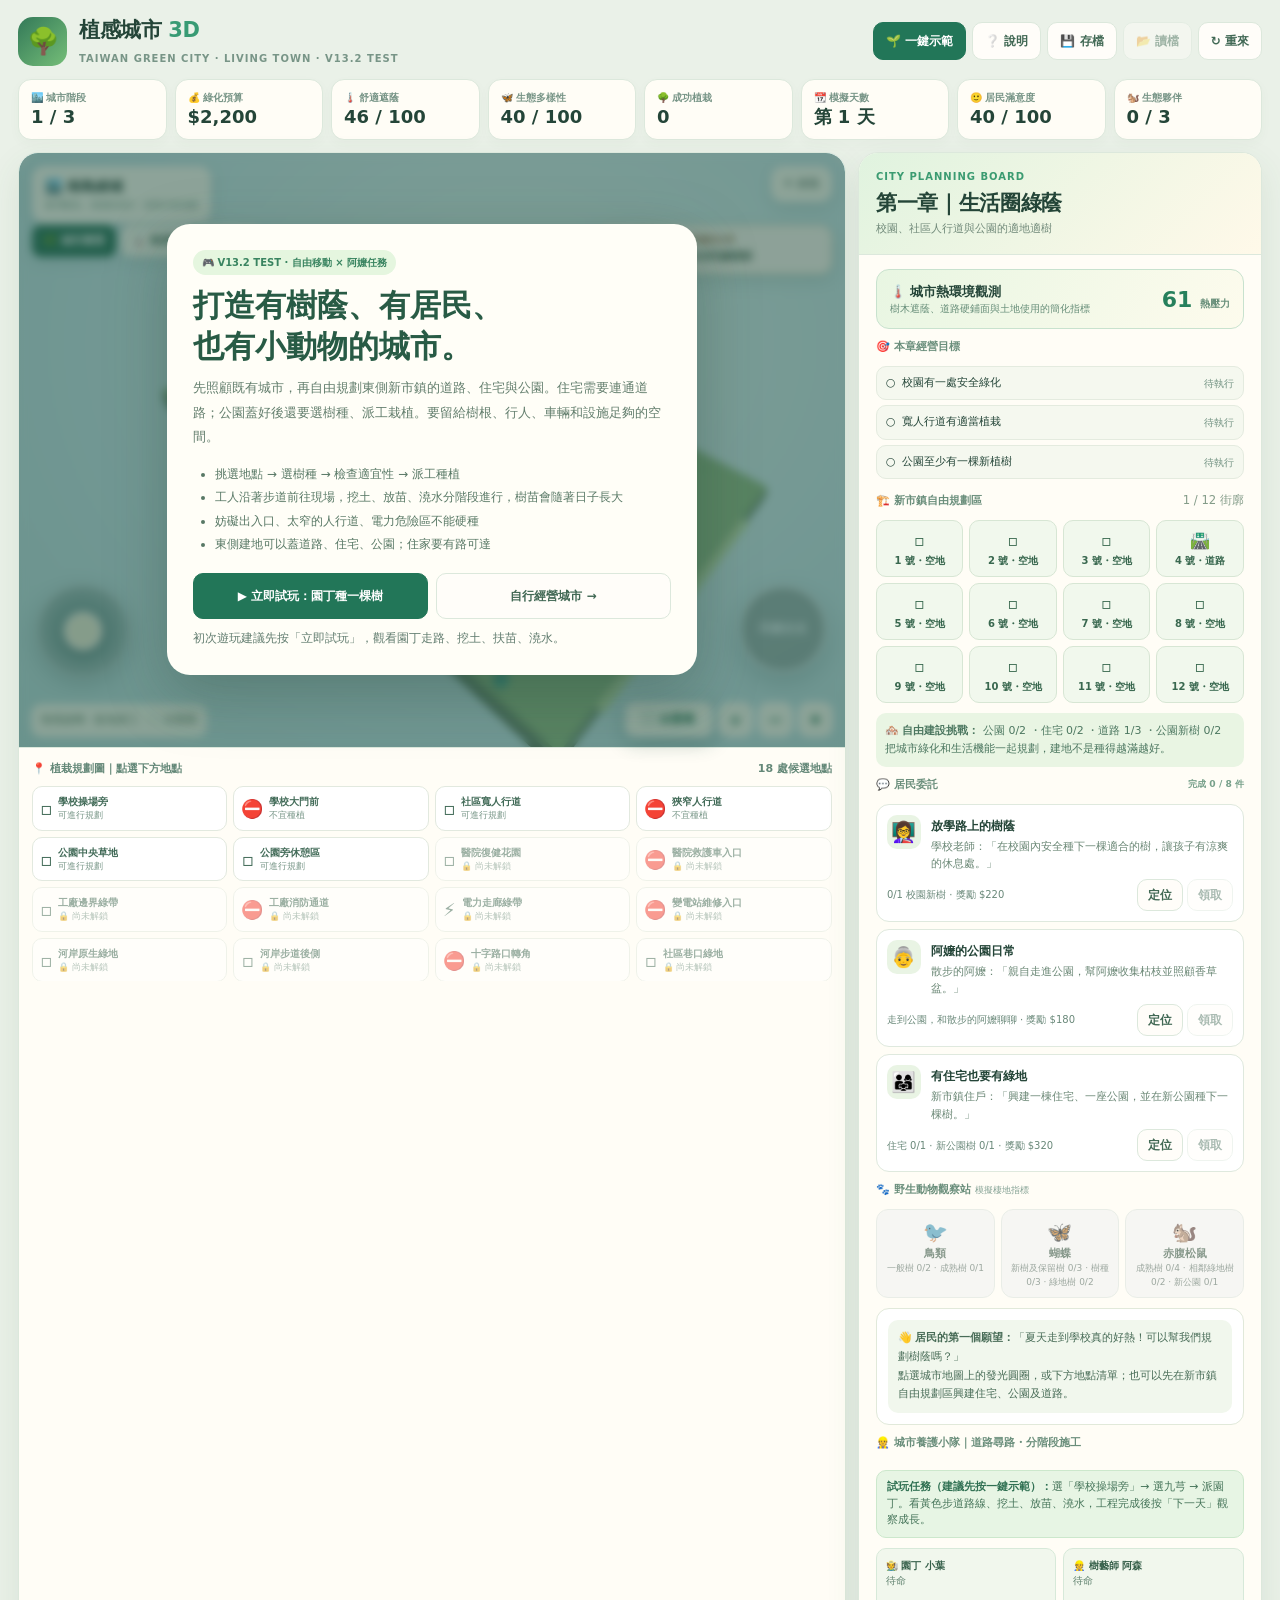
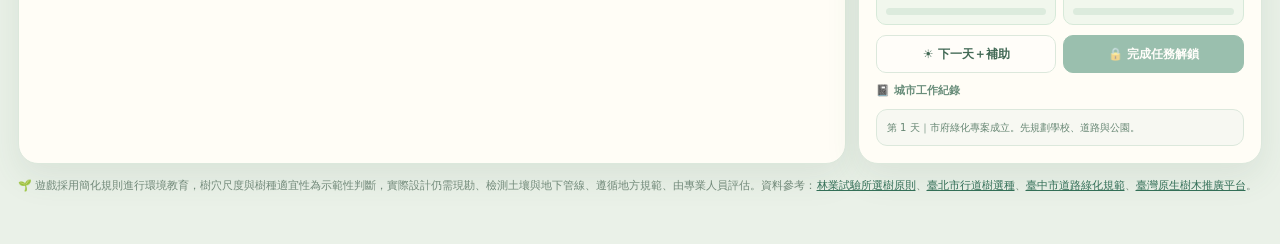
<file: index.html>
<!doctype html><html lang="zh-Hant" data-build="13.2-test.20261101.1"><head><meta charset="utf-8"><meta name="viewport" content="width=device-width,initial-scale=1,viewport-fit=cover"><meta name="theme-color" content="#e9f3e7"><meta name="green-city-build" content="13.2-test.20261101.1"><title>植感城市 3D｜V13.2 TEST</title>
<link rel="stylesheet" href="styles.css?v=13.2.20261101.1"></head><body>
<div id="bootWarning" role="alert" class="bootWarning"><div class="bootCard"><strong>⚠️ 目前可能只是遊戲預覽</strong><p>此畫面需要 JavaScript 才能運作。如果你是在 ChatGPT 或手機「檔案預覽」中開啟，可能只能看到介面，按鈕卻沒有反應。</p><p><b>解決方式：</b>請將網站包中的 <code>index.html</code> 等檔案部署到 GitHub Pages，再用 Safari 開啟 HTTPS 網址。</p><small>若遊戲能正常執行，這個提示會自動消失。</small></div></div>
<div class="wrap"><header><div class="brand"><div class="logo">🌳</div><div><h1>植感城市 <span style="color:#389b74">3D</span></h1><small>TAIWAN GREEN CITY · LIVING TOWN · V13.2 TEST</small></div></div><div class="headerActions" style="display:flex;gap:6px"><button class="btn primary" id="demo">🌱 一鍵示範</button><button class="btn" id="guide">❔ 說明</button><button class="btn" id="save">💾 存檔</button><button class="btn" id="load">📂 讀檔</button><button class="btn" id="restart">↻ 重來</button></div></header>
<div class="stats"><div class="stat"><small>🏙️ 城市階段</small><b id="chapter">1 / 3</b></div><div class="stat"><small>💰 綠化預算</small><b id="money">$2,200</b></div><div class="stat"><small>🌡️ 舒適遮蔭</small><b id="shade">—</b></div><div class="stat"><small>🦋 生態多樣性</small><b id="eco">—</b></div><div class="stat"><small>🌳 成功植栽</small><b id="planted">0</b></div><div class="stat"><small>📆 模擬天數</small><b id="day">第 1 天</b></div><div class="stat"><small>🙂 居民滿意度</small><b id="happy">—</b></div><div class="stat"><small>🐿️ 生態夥伴</small><b id="faunaCount">0 / 3</b></div></div>
<div class="main" id="gameArea"><section class="world"><div class="viewport" id="scene"><canvas id="gameCanvas" aria-label="可旋轉的3D城市地圖"></canvas><div id="districtTags" class="districtTags" aria-hidden="true"><span class="mapTag" data-p="school">🏫 學校</span><span class="mapTag" data-p="hospital">🏥 醫院</span><span class="mapTag" data-p="factory">🏭 工廠</span><span class="mapTag" data-p="park">🌳 公園</span><span class="mapTag" data-p="new">🏘️ 新市鎮</span></div><div class="overlayTop"><div class="cityChip"><b>🏙️ 南島綠城</b><br><small>臺灣暖熱、潮濕型城市・虛構示範地圖</small></div><div class="weather" id="weather">☀️ 晴朗</div></div><div class="viewTools" role="group" aria-label="3D 城市視覺模式"><button class="active" id="beautyView" type="button">🌿 城市實景</button><button id="heatView" type="button">🌡️ 熱環境</button><button id="nightView" type="button">🌙 夜景</button></div><div id="heatLegend" class="heatLegend" hidden><b>🌡️ 地表熱壓力示意</b><span><i style="background:#81c6aa"></i>低</span><span><i style="background:#e5c379"></i>中</span><span><i style="background:#e18b79"></i>高</span><small>教育模擬，並非真實溫度量測</small></div><div class="footmap"><span class="hint">拖曳旋轉 · 點地派工 · ⛶ 全螢幕</span><div class="cam"><button type="button" id="fullscreenToggle" class="fullscreenToggle" aria-label="放大全螢幕" aria-pressed="false" title="放大全螢幕">⛶ 全螢幕</button><button id="zin" aria-label="放大">＋</button><button id="zout" aria-label="縮小">−</button><button id="zreset" aria-label="還原鏡頭">⌖</button></div></div><div class="scrim" id="scrim"><div class="intro"><span class="pill">🎮 v8.1 · 可玩操作 × 全螢幕</span><h2>打造有樹蔭、有居民、<br>也有小動物的城市。</h2><p>先照顧既有城市，再自由規劃東側新市鎮的道路、住宅與公園。住宅需要連通道路；公園蓋好後還要選樹種、派工栽植。要留給樹根、行人、車輛和設施足夠的空間。</p><ul><li>挑選地點 → 選樹種 → 檢查適宜性 → 派工種植</li><li>工人沿著步道前往現場，挖土、放苗、澆水分階段進行，樹苗會隨著日子長大</li><li>妨礙出入口、太窄的人行道、電力危險區不能硬種</li><li>東側建地可以蓋道路、住宅、公園；住家要有路可達</li></ul><div class="introActions"><button class="btn primary" id="introDemo" type="button">▶ 立即試玩：園丁種一棵樹</button><button class="btn" id="start" type="button">自行經營城市 →</button></div><p style="font-size:12px;margin:8px 0 0;color:#617c6f">初次遊玩建議先按「立即試玩」，觀看園丁走路、挖土、扶苗、澆水。</p></div></div></div><div class="directory"><div class="directoryHeader"><span>📍 植栽規劃圖｜點選下方地點</span><span id="plotCount">16 處候選地點</span></div><div class="plots" id="plots"></div></div></section>
<aside class="side"><div class="sidetop"><div class="eyebrow">CITY PLANNING BOARD</div><h2 id="chapterName">第一章｜生活圈綠蔭</h2><p id="chapterDesc">讓學校、社區與公園找到正確的綠化方式</p></div><div class="sideBody"><div class="districtMeter" id="districtMeter" aria-live="polite"></div><div class="miniTitle">🎯 本章經營目標</div><div class="missions" id="missions"></div><div class="planHeader"><span class="miniTitle">🏗️ 新市鎮自由規劃區</span><small style="color:#849c89" id="planCount">0/12</small></div><div class="zoneList" id="zones" aria-label="新市鎮建地列表"></div><div class="planGoals" id="planGoals">在新市鎮建道路、公園與住宅。建完公園再選樹種，讓居民真正享有樹蔭。</div>
<div class="miniTitle">💬 居民委託 <small id="claimedCount" style="float:right;color:#77a08a">完成 0 件</small></div>
<div id="requests" class="requests" aria-label="可完成的居民綠化委託"></div>
<div class="miniTitle">🐾 野生動物觀察站 <small style="color:#86a396;font-weight:500">模擬棲地指標</small></div>
<div class="faunaGrid" id="wildlife" aria-label="城市動物棲地狀況"></div>
<div class="selectPanel" id="selected"><div class="notice">請選擇城市中的一塊植栽候選地，開始規劃。</div></div><div class="miniTitle">👷 城市養護小隊｜道路尋路・分階段施工</div><div class="workHint"><strong>試玩任務（建議先按一鍵示範）：</strong>選「學校操場旁」→ 選九芎 → 派園丁。看黃色步道路線、挖土、放苗、澆水，工程完成後按「下一天」觀察成長。</div><div class="workers"><div class="worker"><b>🧑‍🌾 園丁 小葉</b><span id="gardener" aria-live="polite">待命</span><div class="progress"><i id="pGarden"></i></div></div><div class="worker"><b>👷 樹藝師 阿森</b><span id="arborist" aria-live="polite">待命</span><div class="progress"><i id="pArbor"></i></div></div></div><div class="bottomButtons"><button class="btn" id="nextDay">☀️ 下一天＋補助</button><button class="btn primary" id="nextChapter" disabled>🔒 完成任務解鎖</button></div><div class="miniTitle">📓 城市工作紀錄</div><div class="journal" id="log"></div></div></aside></div>
<div class="sources">🌱 遊戲採用簡化規則進行環境教育，樹穴尺度與樹種適宜性為示範性判斷，實際設計仍需現勘、檢測土壤與地下管線、遵循地方規範、由專業人員評估。資料參考：<a href="https://tree.tfri.gov.tw/view.php?id=68&print=Y&theme=web_structure" target="_blank" rel="noopener">林業試驗所選樹原則</a>、<a href="https://pkl.gov.taipei/cp.aspx?n=3B57F65C422316A5" target="_blank" rel="noopener">臺北市行道樹選種</a>、<a href="https://law.taichung.gov.tw/LawContent.aspx?id=GL001997&media=print" target="_blank" rel="noopener">臺中市道路綠化規範</a>、<a href="https://nativetree.forest.gov.tw/" target="_blank" rel="noopener">臺灣原生樹木推廣平台</a>。</div></div>
<div class="toast" id="toast"></div><div class="win" id="win"><div class="intro" id="winInfo"></div></div>
<script src="data.js?v=13.2.20261101.1"></script><script src="navigation.js?v=13.2.20261101.1"></script><script src="workflow.js?v=13.2.20261101.1"></script><script src="life.js?v=13.2.20261101.1"></script><script src="main.js?v=13.2.20261101.1"></script></body></html>
</file>
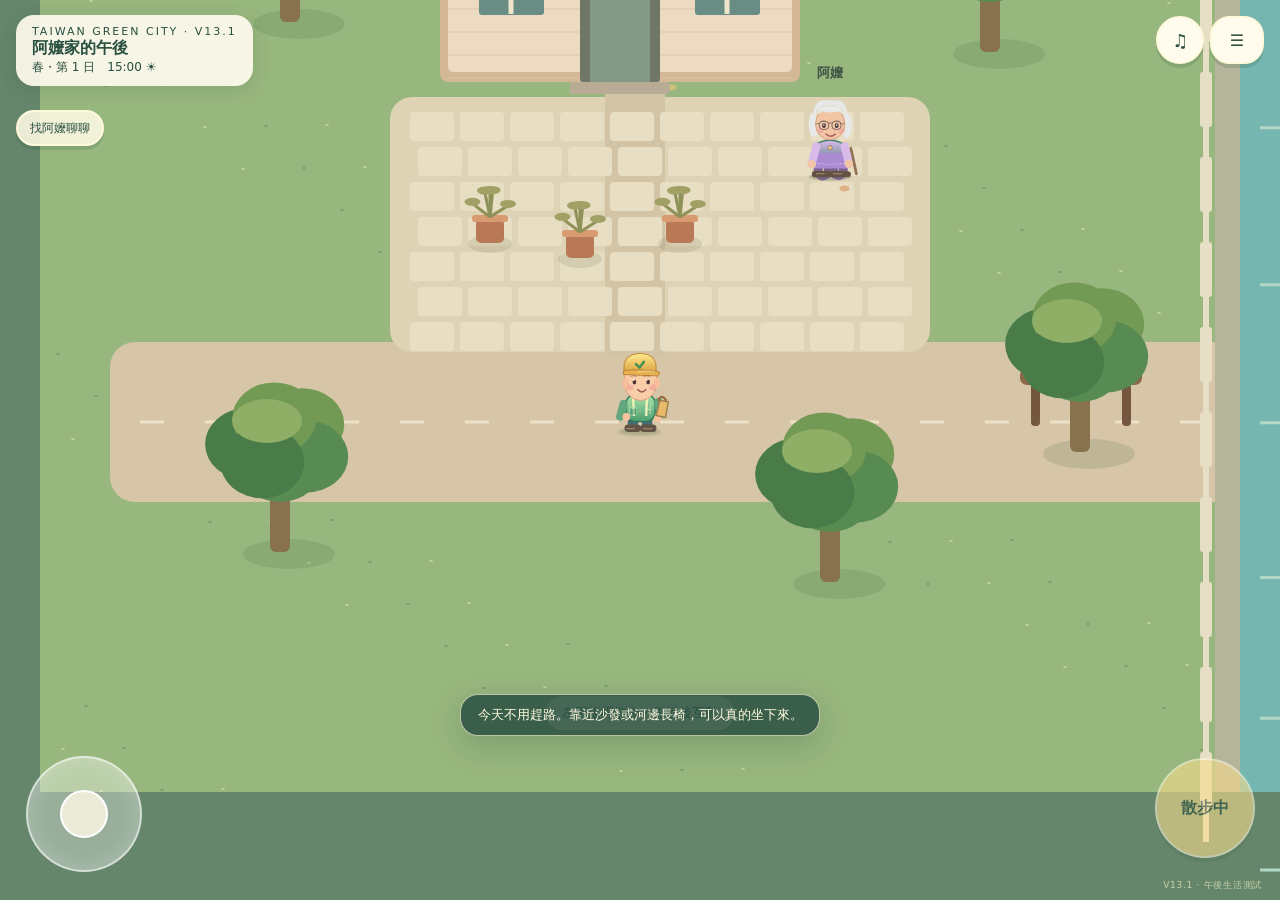
<file: v13.1-life-test/index.html>
<!doctype html><html lang="zh-Hant" data-build="13.1-life.20261101.1"><meta charset="utf-8"><meta name="viewport" content="width=device-width,initial-scale=1,viewport-fit=cover"><meta name="theme-color" content="#496f56"><meta name="green-city-build" content="13.1-life.20261101.1"><title>植感城市 V13.1｜午後生活切片</title><link rel="stylesheet" href="life.css?v=13.1-life.20261101.1"><script defer src="life-ui.js?v=13.1-life.20261101.1"></script><style>
*{box-sizing:border-box}body{margin:0;background:#65866a;color:#294f40;font:16px system-ui;overflow:hidden}canvas{position:fixed;inset:0;width:100%;height:100%;touch-action:none}.hud{position:fixed;top:max(15px,env(safe-area-inset-top));left:16px;background:#fffbeeeb;padding:10px 16px;border-radius:18px;pointer-events:none;box-shadow:0 4px 18px #223b2520}.hud small{display:block;font-size:11px;letter-spacing:2px}button{font:inherit;color:inherit;cursor:pointer;border:2px solid #fff9dc;background:#fffbed;border-radius:20px;min-height:48px;padding:10px 18px;box-shadow:0 4px 0 #294c392b}#menuBtn{position:fixed;right:16px;top:max(16px,env(safe-area-inset-top))}#joy{position:fixed;left:26px;bottom:max(28px,env(safe-area-inset-bottom));width:116px;height:116px;border-radius:50%;border:2px solid #fff9;background:#fff5;touch-action:none;box-shadow:inset 0 0 25px #fff3}#knob{position:absolute;width:48px;height:48px;left:32px;top:32px;border-radius:50%;background:#fffbe5ce;border:2px solid white;pointer-events:none}#act{position:fixed;right:25px;bottom:max(42px,env(safe-area-inset-bottom));width:100px;height:100px;border-radius:50%;background:#f7dc8e;font-weight:700}#act:disabled{opacity:.6}#hint{position:fixed;bottom:170px;left:50%;transform:translateX(-50%);padding:8px 16px;background:#fffbe5df;border-radius:16px;white-space:nowrap;pointer-events:none;font-size:13px}dialog{border:3px solid #fff9dc;border-radius:25px;background:#fffcf0;color:#294f40;width:min(420px,92vw);box-shadow:0 16px 70px #172b3f55;padding:23px}dialog::backdrop{background:#173e344f}dialog p{line-height:1.8}dialog button{margin:4px}#panel nav{display:grid;grid-template-columns:1fr 1fr;gap:8px}h2{font-size:21px;margin-top:0}#toast{position:fixed;top:100px;left:50%;transform:translateX(-50%);background:#fffbea;padding:10px 20px;border-radius:20px;pointer-events:none;opacity:0;transition:opacity .3s;text-align:center;width:max-content;max-width:90vw}a{color:#356b54}#file{display:none}
#questStatus{position:fixed;top:110px;left:16px;font-size:12px;min-height:36px;padding:6px 12px;max-width:calc(100vw - 32px);background:#fffbe5e0}#transition{position:fixed;inset:0;pointer-events:none;background:#f6efd8;opacity:0;transition:opacity .25s;z-index:4}#transition.show{opacity:1}#questAction{background:#dfedbd}button[hidden]{display:none}</style><canvas id="world" aria-label="阿嬤家街區"></canvas><div class="hud"><small>TAIWAN GREEN CITY · V13.1</small><b id="place">阿嬤家的午後</b><div style="font-size:12px">春・第 1 日　<span id="clock">15:00</span> ☀</div></div><button id="questStatus" aria-label="查看阿嬤委託">找阿嬤聊聊</button><div id="transition"></div><button id="menuBtn" aria-label="遊戲選單">☰</button><div id="joy" role="application" aria-label="拖曳方向搖桿"><div id="knob"></div></div><button id="act" disabled>散步中</button><div id="hint">左下搖桿散步・靠近後互動</div><div id="toast" role="status"></div><dialog id="talk"><h2>阿嬤</h2><p id="speech"></p><button id="questAction" hidden>好，我來幫忙</button><button id="closeTalk">等一下再聊</button></dialog><dialog id="panel"><h2>園丁的口袋</h2><nav><button data-do="bag">背包</button><button data-do="journal">手札</button><button data-do="plants">圖鑑</button><button data-do="map">街區地圖</button><button data-do="settings">設定</button><button data-do="save">保存進度</button><button data-do="export">匯出 JSON</button><button data-do="import">還原 JSON</button></nav><p id="detail">這裡沒有每日必做的事。今天，也可以只是散步。</p><a href="legacy/index.html">開啟原有城市（獨立存檔）</a><br><button id="closePanel">回到街區</button></dialog><input id="file" type="file" accept="application/json,.json"><script src="game.js"></script></html>
</file>
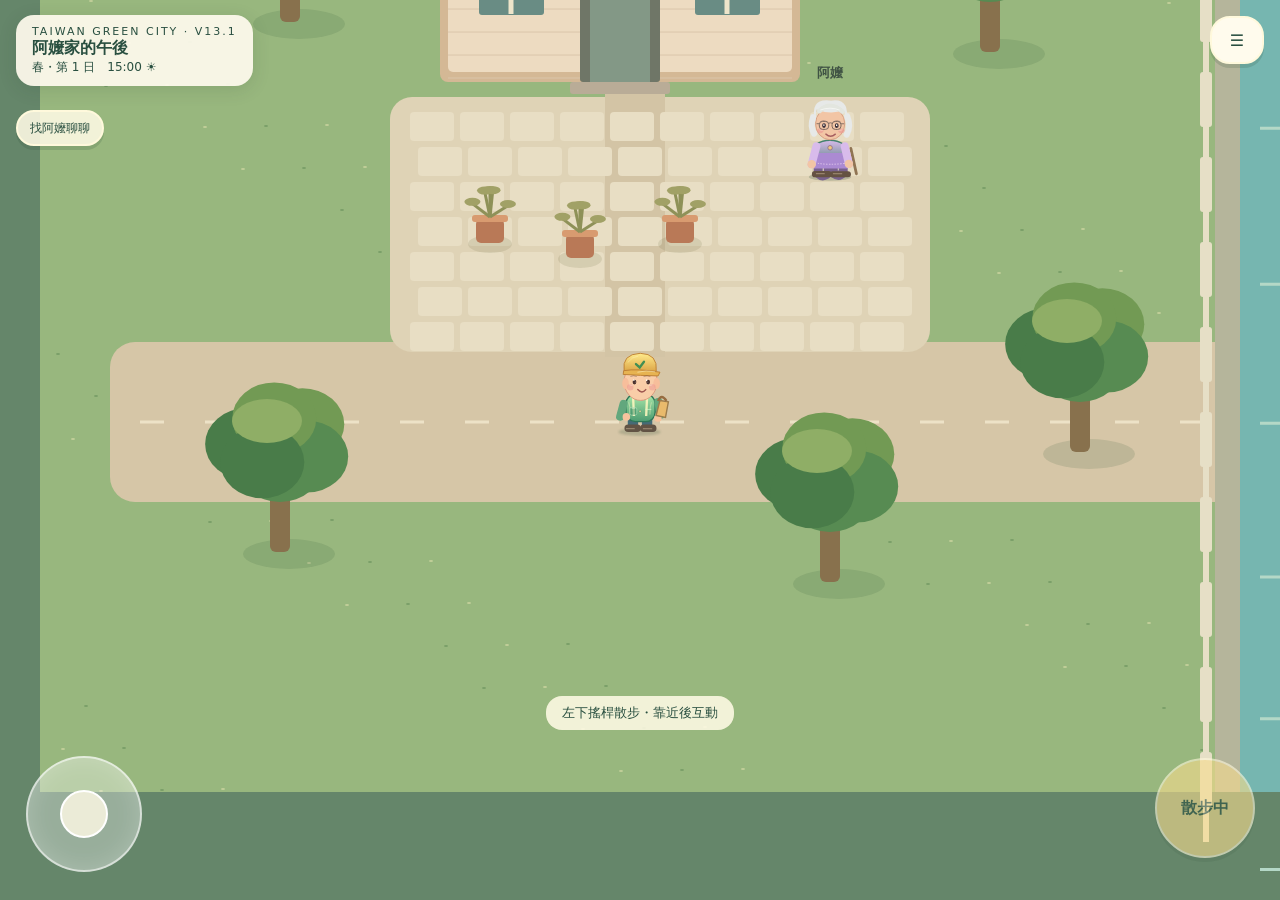
<file: v13.1-test/index.html>
<!doctype html><html lang="zh-Hant" data-build="13.1-source.20261101.1"><meta charset="utf-8"><meta name="viewport" content="width=device-width,initial-scale=1,viewport-fit=cover"><meta name="theme-color" content="#496f56"><meta name="green-city-build" content="13.1-source.20261101.1"><title>植感城市 V13.1｜阿嬤家的午後</title><style>
*{box-sizing:border-box}body{margin:0;background:#65866a;color:#294f40;font:16px system-ui;overflow:hidden}canvas{position:fixed;inset:0;width:100%;height:100%;touch-action:none}.hud{position:fixed;top:max(15px,env(safe-area-inset-top));left:16px;background:#fffbeeeb;padding:10px 16px;border-radius:18px;pointer-events:none;box-shadow:0 4px 18px #223b2520}.hud small{display:block;font-size:11px;letter-spacing:2px}button{font:inherit;color:inherit;cursor:pointer;border:2px solid #fff9dc;background:#fffbed;border-radius:20px;min-height:48px;padding:10px 18px;box-shadow:0 4px 0 #294c392b}#menuBtn{position:fixed;right:16px;top:max(16px,env(safe-area-inset-top))}#joy{position:fixed;left:26px;bottom:max(28px,env(safe-area-inset-bottom));width:116px;height:116px;border-radius:50%;border:2px solid #fff9;background:#fff5;touch-action:none;box-shadow:inset 0 0 25px #fff3}#knob{position:absolute;width:48px;height:48px;left:32px;top:32px;border-radius:50%;background:#fffbe5ce;border:2px solid white;pointer-events:none}#act{position:fixed;right:25px;bottom:max(42px,env(safe-area-inset-bottom));width:100px;height:100px;border-radius:50%;background:#f7dc8e;font-weight:700}#act:disabled{opacity:.6}#hint{position:fixed;bottom:170px;left:50%;transform:translateX(-50%);padding:8px 16px;background:#fffbe5df;border-radius:16px;white-space:nowrap;pointer-events:none;font-size:13px}dialog{border:3px solid #fff9dc;border-radius:25px;background:#fffcf0;color:#294f40;width:min(420px,92vw);box-shadow:0 16px 70px #172b3f55;padding:23px}dialog::backdrop{background:#173e344f}dialog p{line-height:1.8}dialog button{margin:4px}#panel nav{display:grid;grid-template-columns:1fr 1fr;gap:8px}h2{font-size:21px;margin-top:0}#toast{position:fixed;top:100px;left:50%;transform:translateX(-50%);background:#fffbea;padding:10px 20px;border-radius:20px;pointer-events:none;opacity:0;transition:opacity .3s;text-align:center;width:max-content;max-width:90vw}a{color:#356b54}#file{display:none}
#questStatus{position:fixed;top:110px;left:16px;font-size:12px;min-height:36px;padding:6px 12px;max-width:calc(100vw - 32px);background:#fffbe5e0}#transition{position:fixed;inset:0;pointer-events:none;background:#f6efd8;opacity:0;transition:opacity .25s;z-index:4}#transition.show{opacity:1}#questAction{background:#dfedbd}button[hidden]{display:none}</style><canvas id="world" aria-label="阿嬤家街區"></canvas><div class="hud"><small>TAIWAN GREEN CITY · V13.1</small><b id="place">阿嬤家的午後</b><div style="font-size:12px">春・第 1 日　<span id="clock">15:00</span> ☀</div></div><button id="questStatus" aria-label="查看阿嬤委託">找阿嬤聊聊</button><div id="transition"></div><button id="menuBtn" aria-label="遊戲選單">☰</button><div id="joy" role="application" aria-label="拖曳方向搖桿"><div id="knob"></div></div><button id="act" disabled>散步中</button><div id="hint">左下搖桿散步・靠近後互動</div><div id="toast" role="status"></div><dialog id="talk"><h2>阿嬤</h2><p id="speech"></p><button id="questAction" hidden>好，我來幫忙</button><button id="closeTalk">等一下再聊</button></dialog><dialog id="panel"><h2>園丁的口袋</h2><nav><button data-do="bag">背包</button><button data-do="journal">手札</button><button data-do="plants">圖鑑</button><button data-do="map">街區地圖</button><button data-do="settings">設定</button><button data-do="save">保存進度</button><button data-do="export">匯出 JSON</button><button data-do="import">還原 JSON</button></nav><p id="detail">這裡沒有每日必做的事。今天，也可以只是散步。</p><a href="legacy/index.html">開啟原有城市（獨立存檔）</a><br><button id="closePanel">回到街區</button></dialog><input id="file" type="file" accept="application/json,.json"><script src="game.js"></script></html>
</file>
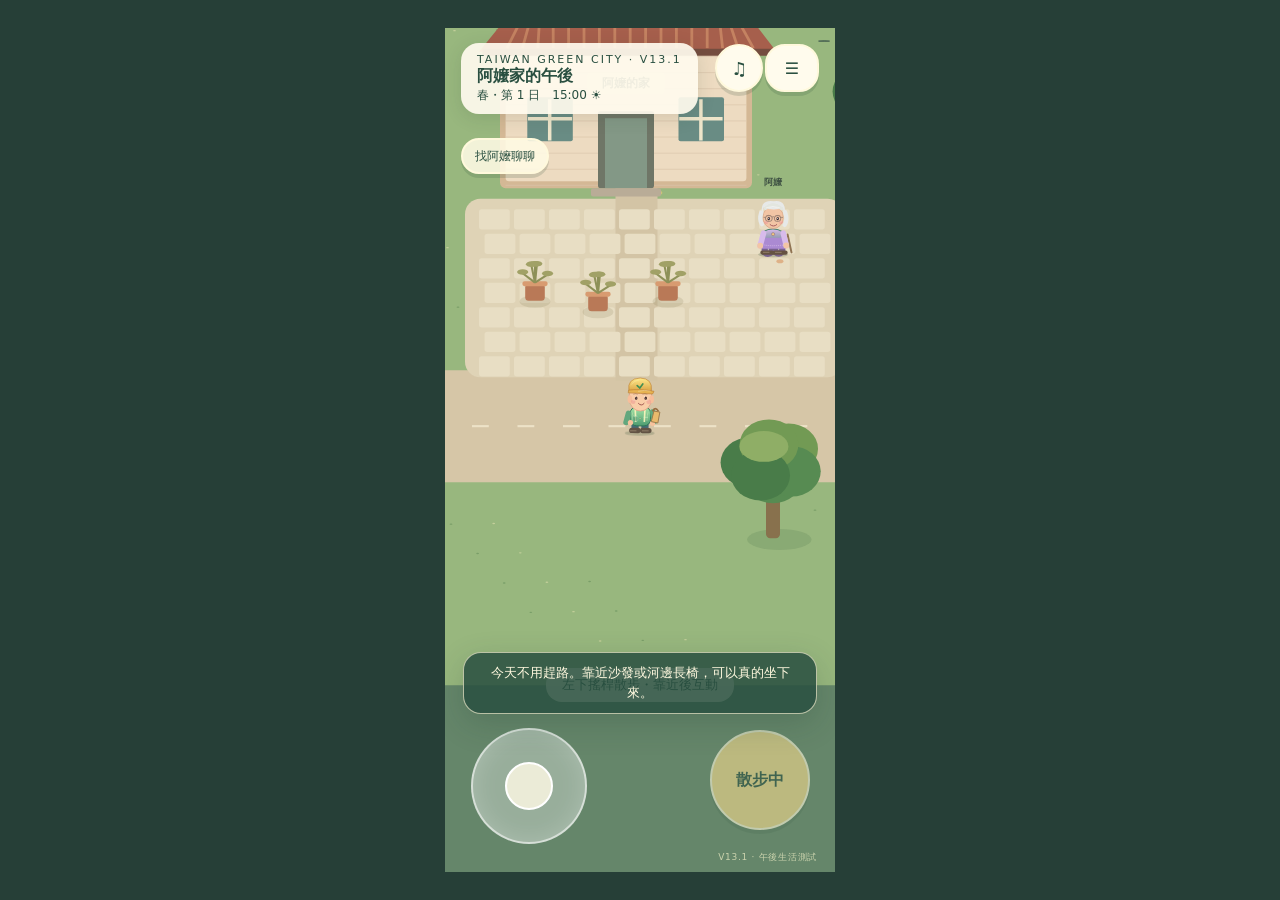
<file: v13.1-life-test/mobile-qa.html>
<!doctype html><meta charset="utf-8"><title>V13.1 午後生活・手機尺寸實測</title><style>body{margin:0;background:#263f37;display:grid;place-items:center;height:100vh}iframe{border:0;width:390px;height:844px;max-height:100vh}</style><iframe title="390×844 手機遊戲" src="index.html?build=13.1-life.20261101.1"></iframe>
</file>
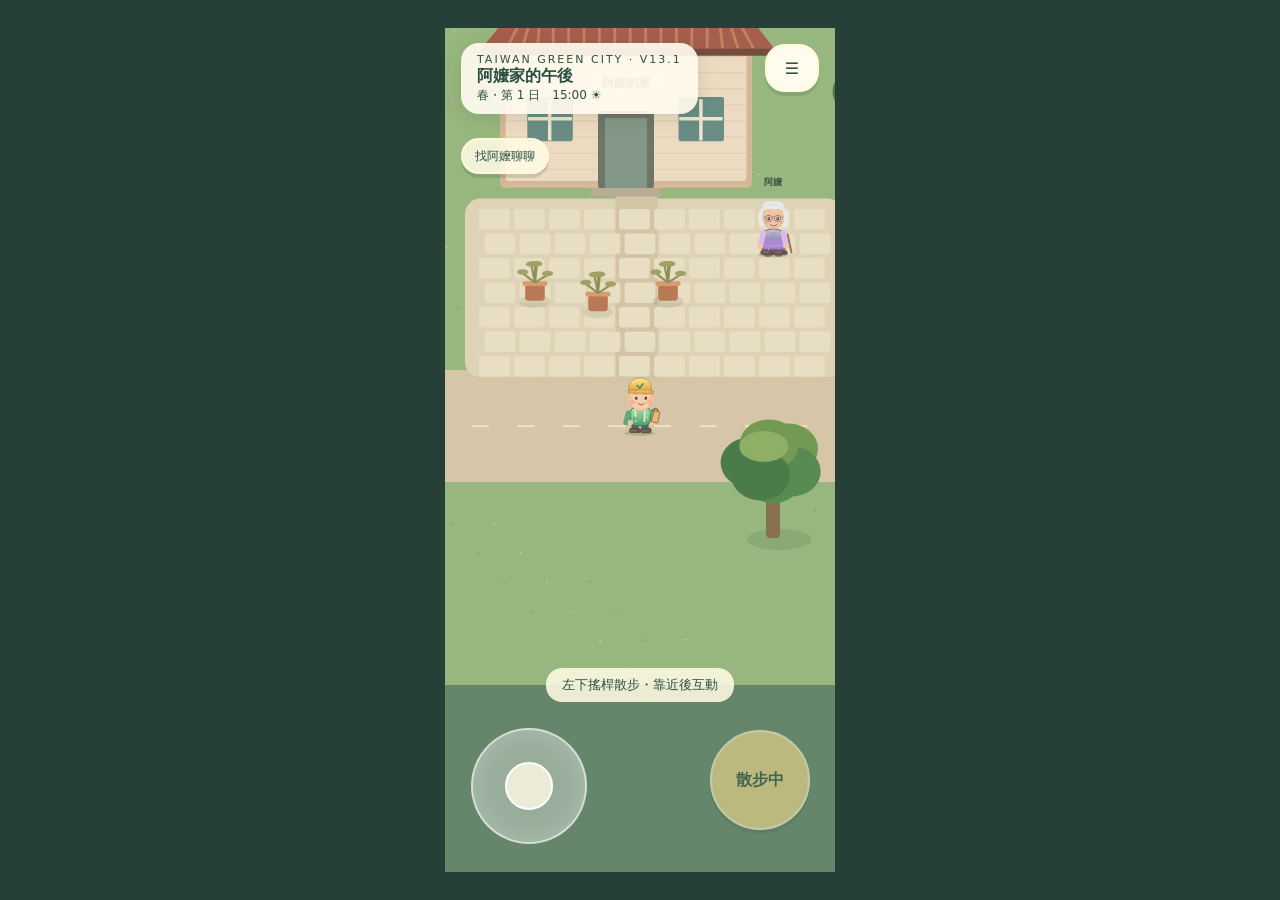
<file: v13.1-test/mobile-qa.html>
<!doctype html><meta charset="utf-8"><title>V13.1 手機尺寸實測</title><style>body{margin:0;background:#263f37;display:grid;place-items:center;height:100vh}iframe{border:0;width:390px;height:844px;max-height:100vh}</style><iframe title="390×844 手機遊戲" src="index.html?build=13.1.20261101.1"></iframe>
</file>
<file: styles.css>
:root{--ink:#244538;--muted:#789587;--deep:#217052;--line:#dce8dc;--paper:#fffdf6;--bg:#eaf1e8;--gold:#b18440}*{box-sizing:border-box}body{margin:0;background:var(--bg);color:var(--ink);font:14px/1.5 system-ui,-apple-system,"Noto Sans TC","PingFang TC",sans-serif}button,select{font:inherit;cursor:pointer}button:disabled{opacity:.45;cursor:not-allowed}button:focus-visible,select:focus-visible{outline:2px solid #bd9852;outline-offset:2px}.wrap{max-width:1450px;margin:auto;padding:15px 18px 36px}header{display:flex;justify-content:space-between;gap:12px;align-items:center;margin-bottom:11px}h1,h2,h3,p{margin-top:0}.brand{display:flex;gap:12px;align-items:center}.logo{display:grid;place-items:center;background:linear-gradient(135deg,#337958,#75be78);border-radius:15px;width:49px;height:49px;color:white;font-size:26px}.brand h1{font-size:21px;margin:0;letter-spacing:-.4px}.brand small{font-size:10px;color:var(--muted);font-weight:800;letter-spacing:1px}.btn{border:1px solid var(--line);border-radius:10px;background:#fffdf9;color:#426955;padding:9px 12px;font-weight:800;font-size:12px}.btn:hover:not(:disabled){background:#ebf7e9}.primary{background:#227658;color:white;border-color:#227658}.primary:hover:not(:disabled){background:#308e67}.stats{display:grid;grid-template-columns:repeat(6,minmax(0,1fr));gap:8px;margin:0 0 12px}.stat{border:1px solid var(--line);background:var(--paper);border-radius:13px;padding:10px 12px;min-width:0}.stat small{display:block;color:var(--muted);font-size:10px;font-weight:800}.stat b{font-size:20px;line-height:1.35;white-space:nowrap}.main{display:grid;grid-template-columns:minmax(0,1.68fr) minmax(340px,.82fr);gap:12px}.world,.side{background:var(--paper);border:1px solid var(--line);border-radius:20px;box-shadow:0 9px 30px #43634e18;overflow:hidden;min-width:0}.viewport{height:min(66vh,625px);min-height:470px;position:relative;background:radial-gradient(ellipse at 60% 70%,#e2f1dd,#cfede7 70%,#bce1e5);touch-action:none}canvas{width:100%;height:100%;display:block;touch-action:none}.overlayTop{position:absolute;inset:13px 13px auto;display:flex;justify-content:space-between;align-items:flex-start;gap:8px;pointer-events:none}.cityChip,.weather{background:#fffef0ee;border:1px solid white;border-radius:12px;padding:9px 12px;font-size:11px;box-shadow:0 5px 15px #496c5630}.cityChip b{font-size:14px}.cityChip small{color:#6f9681}.footmap{position:absolute;left:12px;right:12px;bottom:10px;display:flex;justify-content:space-between;align-items:end;gap:5px;pointer-events:none}.hint{font-size:11px;background:#fffef1e8;color:#53785b;padding:8px 10px;border-radius:10px}.cam{display:flex;gap:5px;pointer-events:auto}.cam button{border-radius:10px;width:35px;height:35px;border:1px solid white;background:#fffef0ef;color:#2b7a58;font-weight:900;font-size:18px}.directory{padding:13px 13px 15px;border-top:1px solid var(--line)}.directoryHeader{display:flex;justify-content:space-between;color:#638777;font-size:11px;font-weight:900;gap:7px;margin-bottom:9px}.plots{display:grid;grid-template-columns:repeat(4,minmax(0,1fr));gap:6px;max-height:195px;overflow:auto}.plot{border:1.5px solid #e2e9df;border-radius:10px;background:white;display:flex;gap:6px;align-items:center;padding:7px;min-width:0;text-align:left;color:#426b58}.plot.sel{border-color:#42a475;background:#eef9ea}.plot.lock{opacity:.52}.plot .ico{font-size:18px}.plot b,.plot small{display:block;overflow:hidden;text-overflow:ellipsis;white-space:nowrap}.plot b{font-size:10px}.plot small{font-size:9px;color:#759485}.side{display:flex;flex-direction:column}.sidetop{background:linear-gradient(135deg,#e0f3df,#fff9e9);padding:16px 17px;border-bottom:1px solid var(--line)}.eyebrow{color:#3b9b71;font-size:10px;letter-spacing:1px;font-weight:900}.sidetop h2{font-size:21px;letter-spacing:-.3px;margin:4px 0 2px}.sidetop p{margin:0;font-size:11px;color:#708979}.sideBody{padding:14px 17px 17px;display:flex;flex-direction:column;gap:10px}.missions{display:grid;gap:5px}.mission{display:flex;align-items:center;gap:6px;padding:8px 9px;background:#f5f8ef;border:1px solid #e4ebdf;border-radius:10px;font-size:11px}.mission.done{background:#e7f8e4;border-color:#bbdfb5}.mission small{margin-left:auto;color:#739383;font-size:10px}.selectPanel{border:1px solid #e1e9da;border-radius:13px;padding:11px;background:#fff}.selectPanel h3{margin:0 0 3px;font-size:15px}.sub{font-size:11px;color:#748f7d}.notice{font-size:11px;line-height:1.7;padding:9px 10px;border-radius:10px;background:#f1f7ed;color:#486c57}.notice.warn{background:#fff3dd;color:#87633b}.notice.error{background:#ffefeb;color:#9a5149}.field{display:block;font-size:11px;font-weight:800;color:#5f806b;margin-top:9px}.field select{display:block;margin-top:5px;width:100%;padding:10px 9px;background:#fffdf8;border:1px solid #cbddca;border-radius:10px;color:#315d45}.speciesInfo{font-size:11px;padding:9px 10px;background:#f4f8ef;border-radius:10px;margin-top:7px;line-height:1.7}.actions{display:grid;grid-template-columns:1fr 1fr;gap:7px;margin-top:8px}.actions .btn{padding:10px 7px;font-size:11px}.miniTitle{font-size:11px;font-weight:900;color:#6a8e7b}.workers{display:flex;gap:7px}.worker{flex:1;background:#f1f7ed;border-radius:10px;padding:9px;font-size:10px;color:#5e806d}.worker b{display:block;color:#355f49}.bottomButtons{display:flex;gap:7px}.bottomButtons button{flex:1}.journal{background:#f7f8f2;border:1px solid var(--line);border-radius:11px;padding:10px;max-height:95px;overflow:auto;font-size:10px;color:#668673}.journal>div+div{border-top:1px solid #e3ece0;margin-top:5px;padding-top:5px}.sources{max-width:1410px;font-size:11px;color:#718979;line-height:1.8;margin:12px auto}.sources a{color:#336f57}.scrim{position:absolute;inset:0;background:#214b4281;backdrop-filter:blur(4px);display:grid;place-items:center;padding:18px;z-index:5}.scrim.hidden{display:none}.intro{background:#fffef7;border-radius:23px;padding:26px;max-width:530px;box-shadow:0 18px 60px #25483856}.intro h2{font-size:31px;color:#285b45;line-height:1.3;margin:10px 0}.intro p{font-size:13px;color:#637e6d;line-height:1.9}.pill{display:inline-block;background:#e5f6df;padding:5px 9px;border-radius:20px;color:#398460;font-size:10px;font-weight:900}.intro ul{padding-left:22px;font-size:12px;color:#587865;line-height:1.95}.toast{position:fixed;bottom:20px;left:50%;transform:translateX(-50%);background:#285c49f0;color:white;border-radius:11px;padding:12px 16px;font-size:12px;z-index:20;max-width:88vw;opacity:0;pointer-events:none;transition:opacity .2s;box-shadow:0 7px 25px #24534335}.toast.on{opacity:1}.win{position:fixed;inset:0;z-index:50;display:none;place-items:center;background:#173c35bb;padding:18px}.win.open{display:grid}.win .intro{text-align:center}.mobileOnly{display:none}
@media(max-width:1050px){.wrap{padding:11px}.main{grid-template-columns:1.3fr 1fr}.plots{grid-template-columns:repeat(3,minmax(0,1fr))}}@media(max-width:780px){.wrap{padding:8px}.brand h1{font-size:16px}.logo{width:40px;height:40px;font-size:22px}.stats{gap:4px}.stat{padding:7px 5px;border-radius:9px}.stat small{font-size:9px}.stat b{font-size:14px}.main{display:flex;flex-direction:column;gap:9px}.viewport{height:43vh;min-height:322px}.world,.side{border-radius:15px}.plots{grid-template-columns:repeat(3,minmax(0,1fr));max-height:146px}.directory{padding:10px}.sidetop{padding:12px 14px}.sideBody{padding:12px 14px}.hint{font-size:9px}.cityChip b{font-size:12px}.cityChip small{font-size:9px}.intro{padding:20px}.intro h2{font-size:24px}.workers .worker{font-size:9px}}

.planHeader{display:flex;align-items:center;justify-content:space-between;gap:6px;margin-top:3px}.zoneList{display:grid;grid-template-columns:repeat(4,minmax(0,1fr));gap:6px}.zoneBtn{background:#f1f8ed;border:1px solid #d7e6d4;color:#39684f;padding:8px 5px;border-radius:10px;font-size:10px;font-weight:750;cursor:pointer}.zoneBtn.active{border:2px solid #2c9470;background:#e1f3df}.zoneBtn b{display:block;font-size:16px}.planRow{display:grid;grid-template-columns:repeat(3,1fr);gap:6px}.planRow button{min-height:59px}.planGoals{font-size:11px;line-height:1.65;background:#e9f5e3;padding:9px;border-radius:10px;color:#4c7760}.sectionDivider{border:0;border-top:1px dashed #d8e5d5;width:100%;margin:3px 0}
@media(max-width:780px){.zoneList{grid-template-columns:repeat(4,1fr)}.zoneBtn{padding:7px 3px}}

/* 第四版：居民委託、生態回饋與施工進度 */
.stats{grid-template-columns:repeat(8,minmax(0,1fr))}
.stat b{font-size:18px}
.requests{display:grid;gap:7px}
.request{background:#fff;border:1px solid #dfe9de;border-radius:13px;padding:10px;display:grid;grid-template-columns:35px minmax(0,1fr);gap:6px 9px}
.request.complete{border-color:#8bd19b;background:#f2faee}
.request .avatar{display:grid;place-items:center;width:34px;height:34px;background:#e9f4e4;border-radius:10px;font-size:20px}
.request b{font-size:12px}.request p{font-size:11px;color:#6a8775;margin:2px 0 0;line-height:1.6}
.request .requestActions{grid-column:1/-1;display:flex;justify-content:space-between;gap:7px;align-items:center}
.request .requestActions small{color:#698879;font-size:10px}
.request .requestActions .btn{padding:6px 10px}
.faunaGrid{display:grid;grid-template-columns:repeat(3,minmax(0,1fr));gap:6px}
.animal{border:1px solid #deeadf;border-radius:12px;padding:8px 4px;text-align:center;background:#f6faf3;color:#507c60}
.animal.off{filter:saturate(.55);opacity:.75;background:#f3f4f0}
.animal strong{font-size:20px;display:block;line-height:1.4}.animal b{display:block;font-size:11px}.animal small{display:block;font-size:9px;line-height:1.5;color:#728f80}
.progress{margin-top:7px;height:5px;background:#e0e8de;border-radius:9px;overflow:hidden}.progress i{display:block;width:0;height:100%;background:linear-gradient(90deg,#65b9a1,#a5cb69);border-radius:9px;transition:width .2s}
.requestBanner{font-size:11px;color:#426d56;padding:8px 10px;background:#eff8ea;border:1px solid #d5e9cb;border-radius:10px}
@media(max-width:1050px){.stats{grid-template-columns:repeat(4,minmax(0,1fr))}}
@media(max-width:780px){.stats{grid-template-columns:repeat(4,minmax(0,1fr))}.stat{padding:7px 5px}.stat b{font-size:13px}.stat small{font-size:8px}.request p{font-size:10px}header{flex-direction:column;align-items:stretch;gap:9px}.headerActions{display:grid!important;grid-template-columns:repeat(4,minmax(0,1fr));gap:5px!important}.headerActions .btn{white-space:nowrap;padding:8px 3px}.brand{padding:0 2px}}

/* Living City 視覺與分析控制：以 CSS 和自建幾何實作，不引用第三方美術資產。 */
.districtTags{position:absolute;inset:0;pointer-events:none;z-index:2;overflow:hidden}.mapTag{position:absolute;transform:translate(-50%,-50%);display:block;border:1px solid #f4e9cc;background:#fffbeaef;color:#3d7158;border-radius:8px;padding:3px 7px;box-shadow:0 4px 12px #31544436;font-size:10px;font-weight:900;white-space:nowrap;text-shadow:0 1px #fff}.viewport.night .mapTag{background:#dae7e8ea;color:#275d63}.viewTools{position:absolute;top:72px;left:13px;display:flex;gap:5px;pointer-events:auto;z-index:3;flex-wrap:wrap;max-width:calc(100% - 26px)}
.viewTools button{padding:7px 10px;border:1px solid #e4e9d9;background:#fffdf3ec;color:#476e59;box-shadow:0 5px 15px #32584720;border-radius:9px;font-size:11px;font-weight:800;cursor:pointer}
.viewTools button.active{background:#277457;color:white;border-color:#277457}
.heatLegend{position:absolute;left:13px;top:117px;max-width:200px;z-index:4;background:#fffaf0e9;border:1px solid #f3e2c2;box-shadow:0 6px 22px #52604f25;border-radius:13px;padding:10px 12px;font-size:10px;color:#496451}
.heatLegend[hidden]{display:none}
.heatLegend b,.heatLegend small{display:block}.heatLegend span{display:inline-flex;gap:4px;align-items:center;margin:6px 8px 3px 0;font-weight:700}.heatLegend i{width:10px;height:10px;border-radius:3px;display:inline-block}.heatLegend small{font-size:9px;color:#927958}
.districtMeter{border:1px solid #c8e2ce;background:linear-gradient(120deg,#e8f6e2,#fdfbed);border-radius:13px;padding:12px 13px;display:flex;justify-content:space-between;align-items:center;gap:10px}
.districtMeter b{display:block;font-size:13px}.districtMeter small{display:block;font-size:10px;color:#678e79}.districtMeter strong{color:#26805c;font-size:22px;white-space:nowrap}
.viewport{background:radial-gradient(ellipse at 60% 32%,#e4f5ee,#c6e5e7 60%,#b6dcd9)}
.viewport.night{background:radial-gradient(ellipse at 60% 30%,#5c7896,#334a64 70%,#233852)}
.cityChip{background:#fffef3f5}.world,.side{box-shadow:0 13px 35px #3a674719}.stat{box-shadow:0 4px 12px #30553c08}
@media(max-width:780px){.viewTools{top:65px;left:8px;gap:4px}.viewTools button{font-size:9px;padding:6px 7px}.heatLegend{top:105px;left:8px;padding:8px}.districtMeter{padding:9px}}

/* v6: visible construction journey and larger mobile action touch targets. */
.worker{border:1px solid #d7e9d9;min-height:65px}.worker span{display:block;min-height:28px;line-height:1.5}.progress{height:7px;background:#dcebdd}.progress i{display:block;height:100%;width:0%;background:linear-gradient(90deg,#65b382,#e9c777);transition:width .15s}
.workHint{margin:9px 0 0;font-size:11px;color:#457459;background:#e7f5e4;border:1px solid #cce8cc;border-radius:10px;padding:8px 10px}.workHint strong{color:#2f7052}
@media(max-width:780px){.actions .btn,.planRow .btn{min-height:48px}.workHint{font-size:10px}.workers{gap:5px}}

@media(max-width:460px){.headerActions{flex-wrap:wrap;justify-content:flex-end}.headerActions .btn{padding:7px 8px;font-size:10px}.brand{flex-shrink:0}.brand small{font-size:8px}}

/* V8: Fullscreen city gameplay. Enter browser fullscreen when permitted;
   on mobile Safari, CSS fixed-position immersion is the fallback. */
.cam .fullscreenToggle{width:auto;min-width:88px;max-width:120px;padding:0 11px;font-size:12px;letter-spacing:.01em;white-space:nowrap;box-shadow:0 5px 20px #174d4050}
.main.is-immersive,.main:fullscreen{
 position:fixed!important;inset:0!important;z-index:100!important;display:grid!important;
 grid-template-columns:minmax(0,1.62fr) minmax(310px,.8fr)!important;
 gap:8px!important;margin:0!important;padding:8px!important;
 width:100vw!important;height:100vh!important;height:100dvh!important;
 max-width:none!important;background:#d7e8db!important;overflow:hidden!important;
}
body.game-expanded{overflow:hidden;overscroll-behavior:none}
.main.is-immersive .world,.main:fullscreen .world{
 height:100%;min-height:0;display:flex;flex-direction:column;overflow:hidden;border-radius:16px
}
.main.is-immersive .viewport,.main:fullscreen .viewport{
 height:auto!important;min-height:0!important;flex:1 1 auto;
}
.main.is-immersive .directory,.main:fullscreen .directory{flex:0 0 auto;max-height:115px;overflow:auto}
.main.is-immersive .plots,.main:fullscreen .plots{max-height:72px;overflow-y:auto}
.main.is-immersive .side,.main:fullscreen .side{
 min-height:0;height:100%;overflow-y:auto;overscroll-behavior:contain;border-radius:16px
}
.main.is-immersive .cam button,.main:fullscreen .cam button{min-height:39px;min-width:39px}
.main.is-immersive .fullscreenToggle,.main:fullscreen .fullscreenToggle{min-width:88px}
.main.is-immersive .footmap,.main:fullscreen .footmap{bottom:12px}
.main.is-immersive .scrim,.main:fullscreen .scrim{overflow-y:auto}
@media (max-width:780px){
 .cam .fullscreenToggle{min-width:75px;padding:0 7px;font-size:11px}
 .main.is-immersive,.main:fullscreen{
  display:flex!important;flex-direction:column!important;gap:5px!important;padding:4px!important;
  grid-template-columns:none!important;
 }
 .main.is-immersive .world,.main:fullscreen .world{height:61dvh;flex:0 0 61dvh;border-radius:12px}
 .main.is-immersive .viewport,.main:fullscreen .viewport{flex:1 1 auto;height:auto!important;min-height:0!important}
 .main.is-immersive .directory,.main:fullscreen .directory{height:74px;min-height:74px;max-height:74px;padding:6px 8px}
 .main.is-immersive .directoryHeader,.main:fullscreen .directoryHeader{margin-bottom:4px}
 .main.is-immersive .plots,.main:fullscreen .plots{display:flex;overflow-x:auto;overflow-y:hidden;max-height:49px;gap:5px}
 .main.is-immersive .plot,.main:fullscreen .plot{min-width:132px;max-width:145px;flex:0 0 132px;padding:5px 6px}
 .main.is-immersive .side,.main:fullscreen .side{height:auto;min-height:0;flex:1 1 auto;border-radius:12px}
 .main.is-immersive .sidetop,.main:fullscreen .sidetop{padding:7px 11px}
 .main.is-immersive .sidetop h2,.main:fullscreen .sidetop h2{font-size:14px;margin:2px 0}
 .main.is-immersive .sidetop p,.main:fullscreen .sidetop p{display:none}
 .main.is-immersive .sideBody,.main:fullscreen .sideBody{padding:10px}
 .main.is-immersive .footmap,.main:fullscreen .footmap{bottom:7px;left:7px;right:7px}
 .main.is-immersive .overlayTop,.main:fullscreen .overlayTop{inset:7px 7px auto}
 .main.is-immersive .viewTools,.main:fullscreen .viewTools{top:53px}
 .main.is-immersive .scrim,.main:fullscreen .scrim{padding:8px}
 .main.is-immersive .intro,.main:fullscreen .intro{padding:15px;max-height:100%;overflow:auto}
}
@media (orientation:landscape) and (max-height:550px) and (min-width:640px){
 .main.is-immersive,.main:fullscreen{
  display:grid!important;grid-template-columns:minmax(0,1.65fr) minmax(260px,.8fr)!important;
  gap:5px!important;grid-template-rows:minmax(0,1fr)!important;
 }
 .main.is-immersive .world,.main:fullscreen .world{height:100%;flex:auto}
 .main.is-immersive .viewport,.main:fullscreen .viewport{height:auto!important;min-height:0!important}
 .main.is-immersive .side,.main:fullscreen .side{height:100%;flex:auto}
 .main.is-immersive .directory,.main:fullscreen .directory{height:57px;min-height:57px;max-height:57px}
 .main.is-immersive .plots,.main:fullscreen .plots{max-height:34px}
 .main.is-immersive .viewTools,.main:fullscreen .viewTools{top:48px}
 .main.is-immersive .cityChip small,.main:fullscreen .cityChip small{display:none}
}

/* V8.1 compatibility: tell the user when a preview refuses to execute scripts. */
.bootWarning{position:fixed;inset:0;z-index:5000;display:flex;align-items:center;justify-content:center;padding:16px;background:rgba(26,58,44,.88);color:#244936;font-size:15px}
.bootCard{max-width:480px;max-height:90dvh;overflow:auto;border:2px solid #bddbc6;box-shadow:0 18px 90px #001d184d;background:#f7fff7;border-radius:19px;padding:24px}
.bootCard strong{font-size:22px;color:#296646}
.bootCard p{line-height:1.7;margin:13px 0}
.bootCard small{color:#607869}
.introActions{display:flex;gap:8px;flex-wrap:wrap;margin-top:16px}
.introActions .btn{flex:1 1 190px;padding:13px 8px!important}
@media(max-width:780px){.bootCard{padding:20px}.introActions{display:flex;flex-direction:column}.introActions .btn{flex:initial;width:100%}}

/* V9 phase one: direct character exploration and Grandma's living-city quest. */
.lifeHud{position:absolute;inset:0;z-index:4;pointer-events:none}.questTrack{position:absolute;right:13px;top:72px;width:min(235px,43%);padding:8px 11px;border:1px solid #e7ddb9;border-radius:12px;background:#fffaf0ed;box-shadow:0 6px 18px #31544429;color:#4c6c57}.questTrack small,.questTrack b{display:block}.questTrack small{font-size:9px;color:#9a7653;font-weight:900}.questTrack b{font-size:11px;line-height:1.45;margin-top:2px}.joystick{position:absolute;left:18px;bottom:70px;width:92px;height:92px;border:2px solid #fff8;background:#234e415c;border-radius:50%;pointer-events:auto;touch-action:none;box-shadow:inset 0 0 0 11px #fff2,0 5px 20px #163b3340}.joystick i{position:absolute;left:50%;top:50%;width:38px;height:38px;margin:-19px;border-radius:50%;background:#f8f4d9e8;border:2px solid #fff;box-shadow:0 3px 10px #193d3459;will-change:transform}.lifeAction{position:absolute;right:18px;bottom:74px;width:88px;height:88px;padding:8px;border:3px solid #ffffffb8;border-radius:50%;background:#6d7f75cc;color:white;font-size:12px;font-weight:900;line-height:1.25;pointer-events:auto;touch-action:manipulation;box-shadow:0 8px 24px #183d3557}.lifeAction.ready{background:#318367ee;animation:lifePulse 1.35s ease-in-out infinite}.lifeAction:disabled{opacity:.63}.lifeDialogue{position:absolute;left:50%;bottom:64px;transform:translateX(-50%);width:min(430px,calc(100% - 220px));min-height:72px;padding:12px 42px 12px 14px;border:2px solid #f0dfb3;border-radius:15px;background:#fffdf5f2;box-shadow:0 10px 32px #183e3557;color:#3f604d;pointer-events:auto}.lifeDialogue[hidden]{display:none}.lifeDialogue strong{font-size:12px;color:#9b6c4b}.lifeDialogue p{font-size:12px;line-height:1.65;margin:3px 0 0}.lifeDialogue button{position:absolute;right:8px;top:8px;width:29px;height:29px;border:0;border-radius:50%;background:#e9efe3;color:#52705d;font-size:20px;cursor:pointer}@keyframes lifePulse{50%{transform:scale(1.05);box-shadow:0 8px 30px #f9d06c75}}
@media(max-width:780px){.questTrack{top:106px;right:8px;width:min(215px,58%);padding:7px 9px}.questTrack b{font-size:10px}.joystick{left:12px;bottom:63px;width:84px;height:84px}.lifeAction{right:12px;bottom:66px;width:78px;height:78px;font-size:11px}.lifeDialogue{bottom:62px;width:calc(100% - 118px);min-height:82px}.main.is-immersive .questTrack,.main:fullscreen .questTrack{top:88px}.main.is-immersive .joystick,.main:fullscreen .joystick{bottom:54px}.main.is-immersive .lifeAction,.main:fullscreen .lifeAction{bottom:57px}.main.is-immersive .lifeDialogue,.main:fullscreen .lifeDialogue{bottom:53px}}
</file>
<file: v13.1-life-test/life.css>
#moment {
  position: fixed;
  left: 50%;
  bottom: max(164px, calc(env(safe-area-inset-bottom) + 146px));
  z-index: 3;
  width: min(360px, calc(100vw - 36px));
  padding: 10px 16px;
  border: 1px solid #fff8d8a8;
  border-radius: 18px;
  background: #294f40d9;
  color: #fff9df;
  box-shadow: 0 10px 32px #17352b33;
  text-align: center;
  font-size: 13px;
  line-height: 1.55;
  opacity: 0;
  transform: translate(-50%, 8px);
  transition: opacity .45s, transform .45s;
  pointer-events: none;
}
#moment.show { opacity: 1; transform: translate(-50%, 0); }
#soundBtn {
  position: fixed;
  z-index: 3;
  right: 76px;
  top: max(16px, env(safe-area-inset-top));
  width: 48px;
  min-height: 48px;
  padding: 0;
  border-radius: 50%;
  font-size: 18px;
}
#buildTag {
  position: fixed;
  right: 18px;
  bottom: max(8px, env(safe-area-inset-bottom));
  z-index: 2;
  color: #fffbd0a8;
  font-size: 9px;
  letter-spacing: .08em;
  pointer-events: none;
}
body.resting #joy { opacity: .28; }
body.resting #hint { opacity: 0; }
body.resting #act { background: #fff0b9; box-shadow: 0 0 0 8px #fff3c02c, 0 4px 0 #294c392b; }
@media (max-width: 430px) {
  #soundBtn { right: 72px; }
  #moment { bottom: max(158px, calc(env(safe-area-inset-bottom) + 140px)); }
}
@media (prefers-reduced-motion: reduce) {
  #moment, #transition { transition-duration: .01ms !important; }
}
</file>
